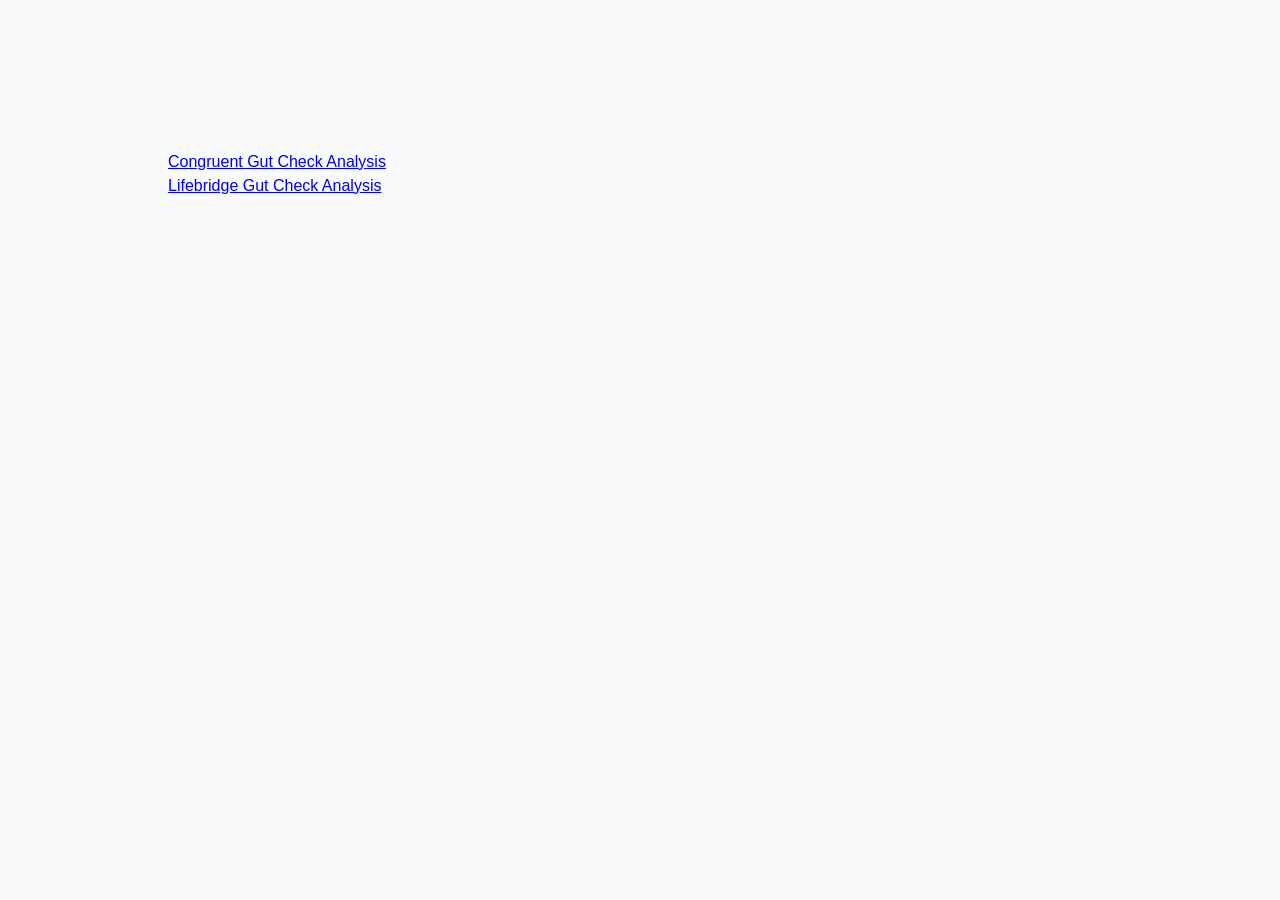
<file: index.html>
<!DOCTYPE html>
<html lang="en">
<head>
    <meta charset="UTF-8">
    <meta name="viewport" content="width=device-width, initial-scale=1.0">
    <title>SF Gut Checks</title>
    <link rel="stylesheet" href="style.css">
</head>
<body>
    <section>
        <div class="container">
            <div class="block sf">
                <div><a href="congruent-gut-check-analysis.html">Congruent Gut Check Analysis</a></div>
                <div><a href="lifebridge-gut-check-analysis.html">Lifebridge Gut Check Analysis</a></div>
            </div>
        </div>
    </section>
</body>
</html>
</file>
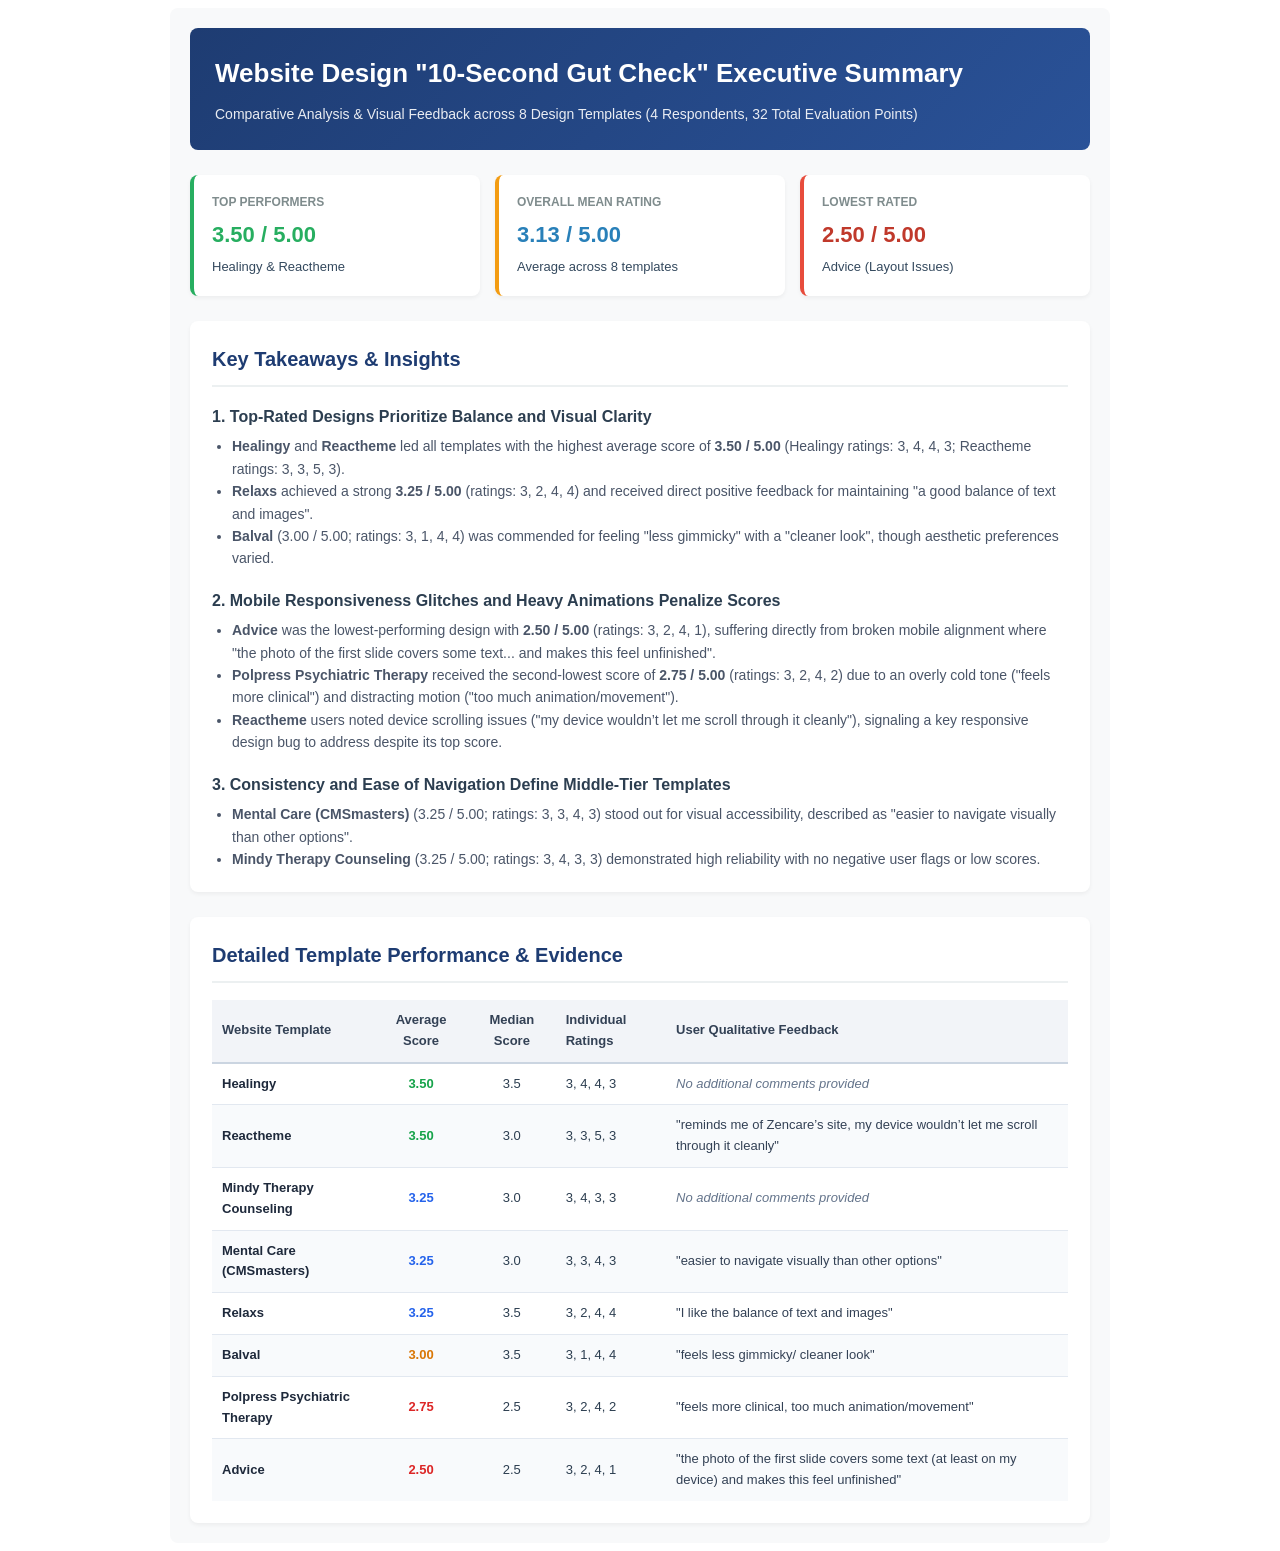
<file: congruent-gut-check-analysis.html>
<!DOCTYPE html>
<html lang="en">

<head>
    <meta charset="UTF-8">
    <meta name="viewport" content="width=device-width, initial-scale=1.0">
    <title>Congruent Psychotherapy - Gut Check Analysis</title>
</head>

<body>
    <div
        style="font-family: 'Segoe UI', Helvetica, Arial, sans-serif; color: #2c3e50; line-height: 1.6; max-width: 900px; margin: 0 auto; padding: 20px; background-color: #f8f9fa; border-radius: 8px;">

        <!-- Header Section -->

        <div
            style="background: linear-gradient(135deg, #1e3c72 0%, #2a5298 100%); color: #ffffff; padding: 25px; border-radius: 8px; margin-bottom: 25px;">

            <h1 style="margin: 0 0 8px 0; font-size: 26px; font-weight: 600;">Website Design "10-Second Gut Check"
                Executive Summary</h1>

            <p style="margin: 0; font-size: 14px; opacity: 0.9;">Comparative Analysis &amp; Visual Feedback across 8
                Design Templates (4 Respondents, 32 Total Evaluation Points)</p>

        </div>

        <!-- Key Metrics Summary Cards -->

        <div style="display: flex; gap: 15px; margin-bottom: 25px; flex-wrap: wrap;">

            <div
                style="flex: 1; min-width: 180px; background: #ffffff; padding: 18px; border-radius: 8px; border-left: 4px solid #27ae60; box-shadow: 0 2px 4px rgba(0,0,0,0.05);">

                <div style="font-size: 12px; color: #7f8c8d; text-transform: uppercase; font-weight: bold;">Top
                    Performers</div>

                <div style="font-size: 22px; font-weight: bold; color: #27ae60; margin: 5px 0;">3.50 / 5.00</div>

                <div style="font-size: 13px; color: #34495e;">Healingy &amp; Reactheme</div>

            </div>

            <div
                style="flex: 1; min-width: 180px; background: #ffffff; padding: 18px; border-radius: 8px; border-left: 4px solid #f39c12; box-shadow: 0 2px 4px rgba(0,0,0,0.05);">

                <div style="font-size: 12px; color: #7f8c8d; text-transform: uppercase; font-weight: bold;">Overall Mean
                    Rating</div>

                <div style="font-size: 22px; font-weight: bold; color: #2980b9; margin: 5px 0;">3.13 / 5.00</div>

                <div style="font-size: 13px; color: #34495e;">Average across 8 templates</div>

            </div>

            <div
                style="flex: 1; min-width: 180px; background: #ffffff; padding: 18px; border-radius: 8px; border-left: 4px solid #e74c3c; box-shadow: 0 2px 4px rgba(0,0,0,0.05);">

                <div style="font-size: 12px; color: #7f8c8d; text-transform: uppercase; font-weight: bold;">Lowest Rated
                </div>

                <div style="font-size: 22px; font-weight: bold; color: #c0392b; margin: 5px 0;">2.50 / 5.00</div>

                <div style="font-size: 13px; color: #34495e;">Advice (Layout Issues)</div>

            </div>

        </div>

        <!-- Key Takeaways Section -->

        <div
            style="background: #ffffff; padding: 22px; border-radius: 8px; margin-bottom: 25px; box-shadow: 0 2px 4px rgba(0,0,0,0.05);">

            <h2
                style="font-size: 20px; margin-top: 0; color: #1e3c72; border-bottom: 2px solid #ecf0f1; padding-bottom: 10px;">
                Key Takeaways & Insights</h2>

            <div style="margin-bottom: 18px;">
                <h3 style="font-size: 16px; color: #2c3e50; margin-bottom: 6px;">1. Top-Rated Designs Prioritize Balance
                    and Visual Clarity</h3>
                <ul style="margin: 0; padding-left: 20px; font-size: 14px; color: #4a5568;">
                    <li><b>Healingy</b> and <b>Reactheme</b> led all templates with the highest average score of <b>3.50
                            / 5.00</b> (Healingy ratings: 3, 4, 4, 3; Reactheme ratings: 3, 3, 5, 3).</li>
                    <li><b>Relaxs</b> achieved a strong <b>3.25 / 5.00</b> (ratings: 3, 2, 4, 4) and received direct
                        positive feedback for maintaining "a good balance of text and images".</li>
                    <li><b>Balval</b> (3.00 / 5.00; ratings: 3, 1, 4, 4) was commended for feeling "less gimmicky" with
                        a "cleaner look", though aesthetic preferences varied.</li>
                </ul>
            </div>

            <div style="margin-bottom: 18px;">
                <h3 style="font-size: 16px; color: #2c3e50; margin-bottom: 6px;">2. Mobile Responsiveness Glitches and
                    Heavy Animations Penalize Scores</h3>
                <ul style="margin: 0; padding-left: 20px; font-size: 14px; color: #4a5568;">
                    <li><b>Advice</b> was the lowest-performing design with <b>2.50 / 5.00</b> (ratings: 3, 2, 4, 1),
                        suffering directly from broken mobile alignment where "the photo of the first slide covers some
                        text... and makes this feel unfinished".</li>
                    <li><b>Polpress Psychiatric Therapy</b> received the second-lowest score of <b>2.75 / 5.00</b>
                        (ratings: 3, 2, 4, 2) due to an overly cold tone ("feels more clinical") and distracting motion
                        ("too much animation/movement").</li>
                    <li><b>Reactheme</b> users noted device scrolling issues ("my device wouldn’t let me scroll through
                        it cleanly"), signaling a key responsive design bug to address despite its top score.</li>
                </ul>
            </div>

            <div>
                <h3 style="font-size: 16px; color: #2c3e50; margin-bottom: 6px;">3. Consistency and Ease of Navigation
                    Define Middle-Tier Templates</h3>
                <ul style="margin: 0; padding-left: 20px; font-size: 14px; color: #4a5568;">
                    <li><b>Mental Care (CMSmasters)</b> (3.25 / 5.00; ratings: 3, 3, 4, 3) stood out for visual
                        accessibility, described as "easier to navigate visually than other options".</li>
                    <li><b>Mindy Therapy Counseling</b> (3.25 / 5.00; ratings: 3, 4, 3, 3) demonstrated high reliability
                        with no negative user flags or low scores.</li>
                </ul>
            </div>

        </div>

        <!-- Detailed Data Table -->

        <div style="background: #ffffff; padding: 22px; border-radius: 8px; box-shadow: 0 2px 4px rgba(0,0,0,0.05);">

            <h2
                style="font-size: 20px; margin-top: 0; color: #1e3c72; border-bottom: 2px solid #ecf0f1; padding-bottom: 10px;">
                Detailed Template Performance & Evidence</h2>

            <table style="width: 100%; border-collapse: collapse; font-size: 13px; text-align: left;">

                <thead>

                    <tr style="background-color: #f2f4f8; color: #334155; border-bottom: 2px solid #cbd5e1;">

                        <th style="padding: 10px; font-weight: 600;">Website Template</th>

                        <th style="padding: 10px; font-weight: 600; text-align: center;">Average Score</th>

                        <th style="padding: 10px; font-weight: 600; text-align: center;">Median Score</th>

                        <th style="padding: 10px; font-weight: 600;">Individual Ratings</th>

                        <th style="padding: 10px; font-weight: 600;">User Qualitative Feedback</th>

                    </tr>

                </thead>

                <tbody>

                    <tr style="border-bottom: 1px solid #e2e8f0;">

                        <td style="padding: 10px; font-weight: bold; color: #1e293b;">Healingy</td>

                        <td style="padding: 10px; text-align: center; font-weight: bold; color: #16a34a;">3.50</td>

                        <td style="padding: 10px; text-align: center;">3.5</td>

                        <td style="padding: 10px;">3, 4, 4, 3</td>

                        <td style="padding: 10px; color: #64748b; font-style: italic;">No additional comments provided
                        </td>

                    </tr>

                    <tr style="border-bottom: 1px solid #e2e8f0; background-color: #f8fafc;">

                        <td style="padding: 10px; font-weight: bold; color: #1e293b;">Reactheme</td>

                        <td style="padding: 10px; text-align: center; font-weight: bold; color: #16a34a;">3.50</td>

                        <td style="padding: 10px; text-align: center;">3.0</td>

                        <td style="padding: 10px;">3, 3, 5, 3</td>

                        <td style="padding: 10px; color: #334155;">"reminds me of Zencare’s site, my device wouldn’t let
                            me scroll through it cleanly"</td>

                    </tr>

                    <tr style="border-bottom: 1px solid #e2e8f0;">

                        <td style="padding: 10px; font-weight: bold; color: #1e293b;">Mindy Therapy Counseling</td>

                        <td style="padding: 10px; text-align: center; font-weight: bold; color: #2563eb;">3.25</td>

                        <td style="padding: 10px; text-align: center;">3.0</td>

                        <td style="padding: 10px;">3, 4, 3, 3</td>

                        <td style="padding: 10px; color: #64748b; font-style: italic;">No additional comments provided
                        </td>

                    </tr>

                    <tr style="border-bottom: 1px solid #e2e8f0; background-color: #f8fafc;">

                        <td style="padding: 10px; font-weight: bold; color: #1e293b;">Mental Care (CMSmasters)</td>

                        <td style="padding: 10px; text-align: center; font-weight: bold; color: #2563eb;">3.25</td>

                        <td style="padding: 10px; text-align: center;">3.0</td>

                        <td style="padding: 10px;">3, 3, 4, 3</td>

                        <td style="padding: 10px; color: #334155;">"easier to navigate visually than other options"</td>

                    </tr>

                    <tr style="border-bottom: 1px solid #e2e8f0;">

                        <td style="padding: 10px; font-weight: bold; color: #1e293b;">Relaxs</td>

                        <td style="padding: 10px; text-align: center; font-weight: bold; color: #2563eb;">3.25</td>

                        <td style="padding: 10px; text-align: center;">3.5</td>

                        <td style="padding: 10px;">3, 2, 4, 4</td>

                        <td style="padding: 10px; color: #334155;">"I like the balance of text and images"</td>

                    </tr>

                    <tr style="border-bottom: 1px solid #e2e8f0; background-color: #f8fafc;">

                        <td style="padding: 10px; font-weight: bold; color: #1e293b;">Balval</td>

                        <td style="padding: 10px; text-align: center; font-weight: bold; color: #d97706;">3.00</td>

                        <td style="padding: 10px; text-align: center;">3.5</td>

                        <td style="padding: 10px;">3, 1, 4, 4</td>

                        <td style="padding: 10px; color: #334155;">"feels less gimmicky/ cleaner look"</td>

                    </tr>

                    <tr style="border-bottom: 1px solid #e2e8f0;">

                        <td style="padding: 10px; font-weight: bold; color: #1e293b;">Polpress Psychiatric Therapy</td>

                        <td style="padding: 10px; text-align: center; font-weight: bold; color: #dc2626;">2.75</td>

                        <td style="padding: 10px; text-align: center;">2.5</td>

                        <td style="padding: 10px;">3, 2, 4, 2</td>

                        <td style="padding: 10px; color: #334155;">"feels more clinical, too much animation/movement"
                        </td>

                    </tr>

                    <tr style="background-color: #f8fafc;">

                        <td style="padding: 10px; font-weight: bold; color: #1e293b;">Advice</td>

                        <td style="padding: 10px; text-align: center; font-weight: bold; color: #dc2626;">2.50</td>

                        <td style="padding: 10px; text-align: center;">2.5</td>

                        <td style="padding: 10px;">3, 2, 4, 1</td>

                        <td style="padding: 10px; color: #334155;">"the photo of the first slide covers some text (at
                            least on my device) and makes this feel unfinished"</td>

                    </tr>

                </tbody>

            </table>

        </div>

    </div>
</body>

</html>
</file>
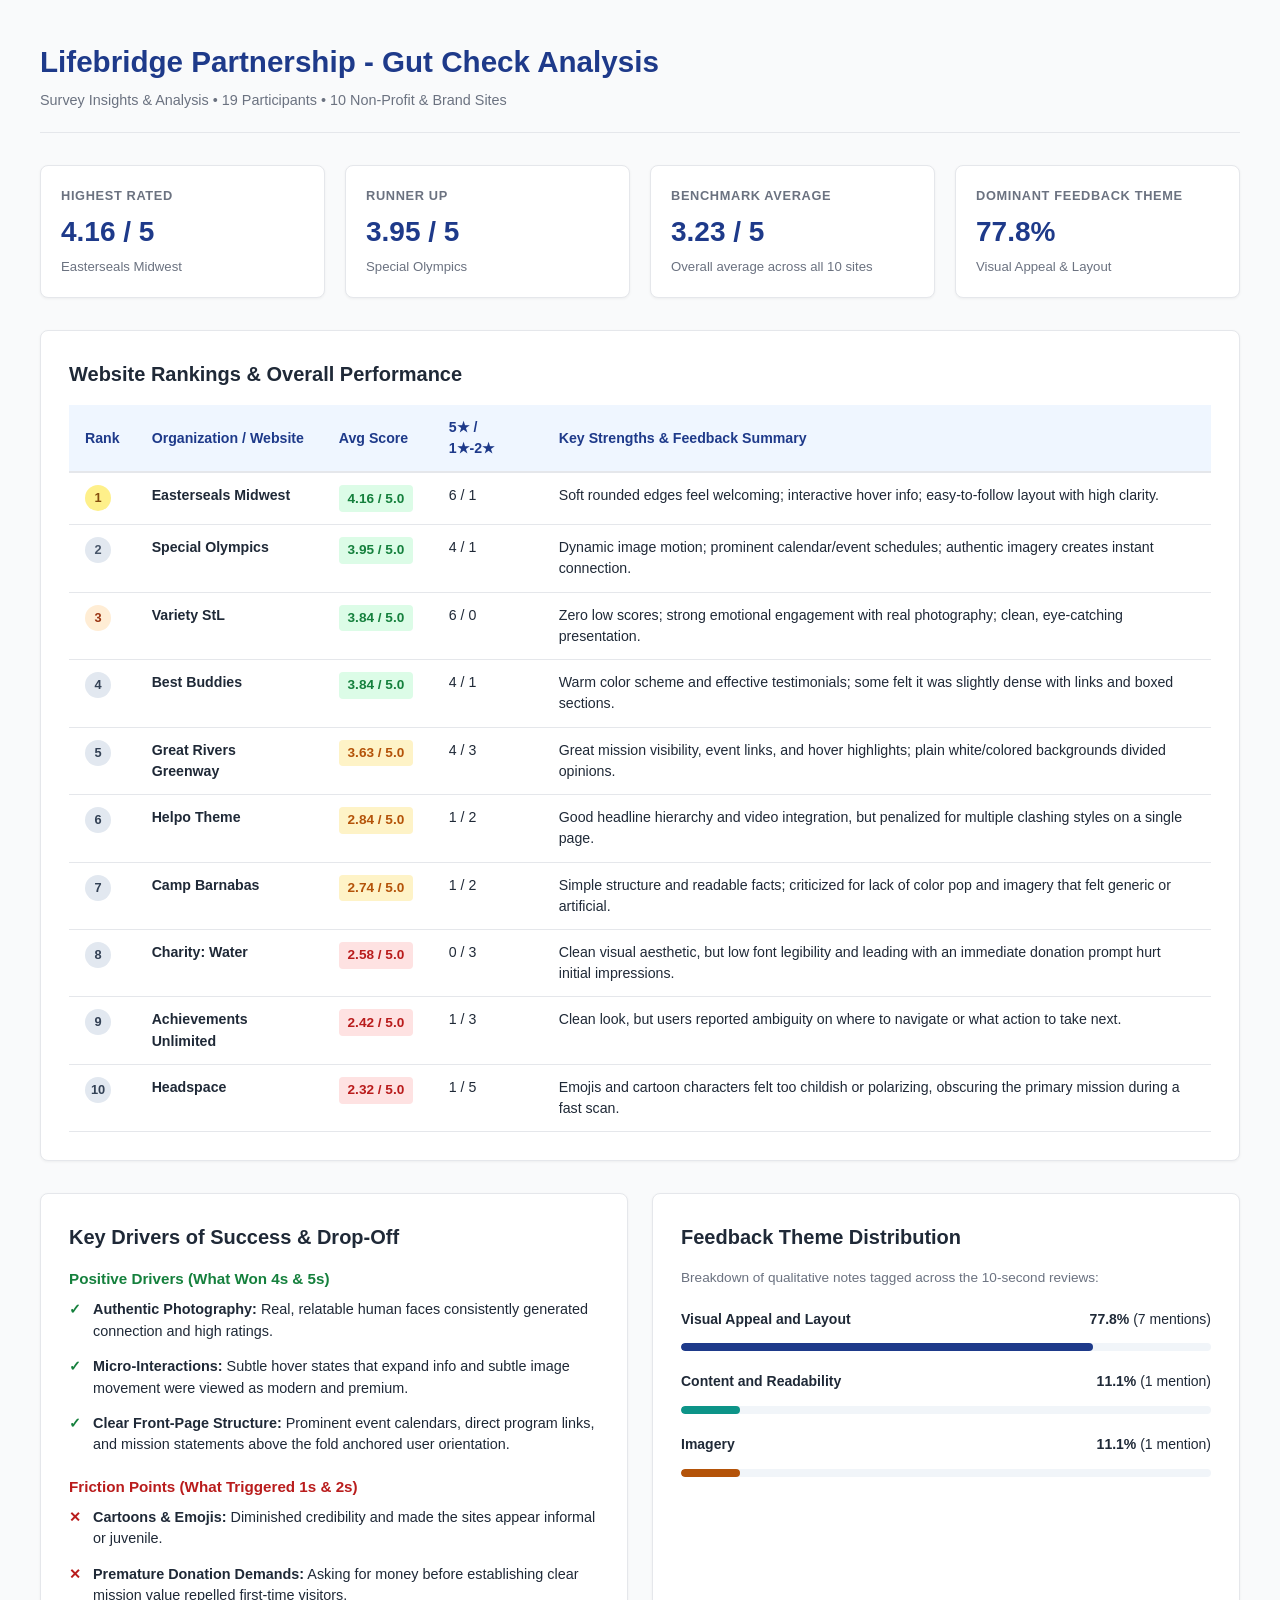
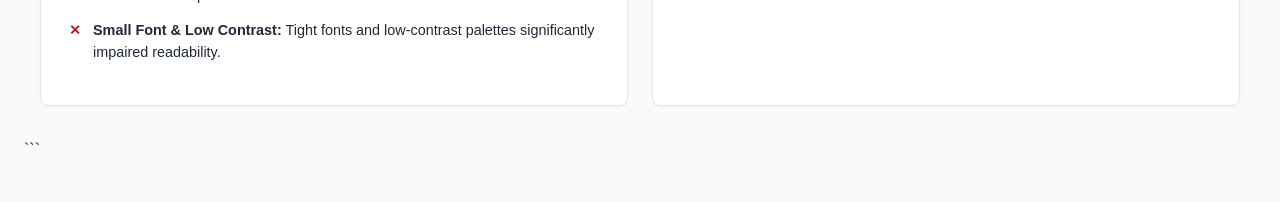
<file: lifebridge-gut-check-analysis.html>
<!DOCTYPE html>
<html lang="en">
<head>
  <meta charset="UTF-8" />
  <meta name="viewport" content="width=device-width, initial-scale=1.0" />
  <title>Lifebridge Partnership - Gut Check Analysis</title>
  <style>
    :root {
      --primary: #1e3a8a;
      --primary-light: #eff6ff;
      --secondary: #0d9488;
      --text-main: #1f2937;
      --text-muted: #6b7280;
      --bg-page: #f9fafb;
      --bg-card: #ffffff;
      --border: #e5e7eb;
      --success: #15803d;
      --warning: #b45309;
      --danger: #b91c1c;
      --font-family: -apple-system, BlinkMacSystemFont, "Segoe UI", Roboto, Helvetica, Arial, sans-serif;
    }

    * {
      box-sizing: border-box;
      margin: 0;
      padding: 0;
    }

    body {
      font-family: var(--font-family);
      background-color: var(--bg-page);
      color: var(--text-main);
      line-height: 1.5;
      padding: 2.5rem 1.5rem;
    }

    .container {
      max-width: 1200px;
      margin: 0 auto;
    }

    header {
      margin-bottom: 2rem;
      border-bottom: 1px solid var(--border);
      padding-bottom: 1.25rem;
    }

    h1 {
      font-size: 1.85rem;
      font-weight: 700;
      color: var(--primary);
      margin-bottom: 0.35rem;
    }

    .meta {
      font-size: 0.9rem;
      color: var(--text-muted);
    }

    .kpi-grid {
      display: grid;
      grid-template-columns: repeat(auto-fit, minmax(220px, 1fr));
      gap: 1.25rem;
      margin-bottom: 2rem;
    }

    .kpi-card {
      background: var(--bg-card);
      border: 1px solid var(--border);
      border-radius: 8px;
      padding: 1.25rem;
      box-shadow: 0 1px 3px rgba(0, 0, 0, 0.05);
    }

    .kpi-title {
      font-size: 0.8rem;
      text-transform: uppercase;
      letter-spacing: 0.05em;
      color: var(--text-muted);
      font-weight: 600;
      margin-bottom: 0.4rem;
    }

    .kpi-value {
      font-size: 1.75rem;
      font-weight: 700;
      color: var(--primary);
    }

    .kpi-subtext {
      font-size: 0.825rem;
      color: var(--text-muted);
      margin-top: 0.25rem;
    }

    .section-card {
      background: var(--bg-card);
      border: 1px solid var(--border);
      border-radius: 8px;
      padding: 1.75rem;
      margin-bottom: 2rem;
      box-shadow: 0 1px 3px rgba(0, 0, 0, 0.05);
    }

    h2 {
      font-size: 1.25rem;
      font-weight: 600;
      color: var(--text-main);
      margin-bottom: 1rem;
      display: flex;
      align-items: center;
      gap: 0.5rem;
    }

    table {
      width: 100%;
      border-collapse: collapse;
      text-align: left;
      font-size: 0.885rem;
    }

    th {
      background-color: var(--primary-light);
      color: var(--primary);
      font-weight: 600;
      padding: 0.75rem 1rem;
      border-bottom: 2px solid var(--border);
    }

    td {
      padding: 0.75rem 1rem;
      border-bottom: 1px solid var(--border);
      vertical-align: top;
    }

    tr:hover td {
      background-color: #f8fafc;
    }

    .rank-badge {
      display: inline-block;
      width: 26px;
      height: 26px;
      line-height: 26px;
      text-align: center;
      border-radius: 50%;
      font-weight: 700;
      font-size: 0.8rem;
      background: #e2e8f0;
      color: #334155;
    }

    .rank-1 { background: #fef08a; color: #854d0e; }
    .rank-2 { background: #e2e8f0; color: #475569; }
    .rank-3 { background: #ffedd5; color: #9a3412; }

    .score-pill {
      font-weight: 700;
      padding: 0.2rem 0.55rem;
      border-radius: 4px;
      font-size: 0.85rem;
      display: inline-block;
    }

    .score-high { background: #dcfce7; color: var(--success); }
    .score-mid { background: #fef3c7; color: var(--warning); }
    .score-low { background: #fee2e2; color: var(--danger); }

    .split-grid {
      display: grid;
      grid-template-columns: 1fr 1fr;
      gap: 1.5rem;
    }

    @media (max-width: 768px) {
      .split-grid {
        grid-template-columns: 1fr;
      }
      body {
        padding: 1rem;
      }
    }

    .takeaway-list {
      list-style-type: none;
    }

    .takeaway-list li {
      position: relative;
      padding-left: 1.5rem;
      margin-bottom: 0.85rem;
      font-size: 0.9rem;
    }

    .takeaway-positive li::before {
      content: "✓";
      position: absolute;
      left: 0;
      color: var(--success);
      font-weight: bold;
    }

    .takeaway-negative li::before {
      content: "✕";
      position: absolute;
      left: 0;
      color: var(--danger);
      font-weight: bold;
    }

    .theme-row {
      display: flex;
      justify-content: space-between;
      align-items: center;
      margin-bottom: 0.85rem;
      font-size: 0.875rem;
    }

    .bar-bg {
      background: #f1f5f9;
      height: 8px;
      border-radius: 9999px;
      width: 100%;
      overflow: hidden;
      margin-top: 0.35rem;
    }

    .bar-fill {
      background: var(--primary);
      height: 100%;
      border-radius: 9999px;
    }
  </style>
</head>
<body>
  <div class="container">
    <header>
      <h1>Lifebridge Partnership - Gut Check Analysis</h1>
      <p class="meta">Survey Insights & Analysis &bull; 19 Participants &bull; 10 Non-Profit & Brand Sites</p>
    </header>

    <!-- KPI Summary Row -->
    <div class="kpi-grid">
      <div class="kpi-card">
        <div class="kpi-title">Highest Rated</div>
        <div class="kpi-value">4.16 / 5</div>
        <div class="kpi-subtext">Easterseals Midwest</div>
      </div>
      <div class="kpi-card">
        <div class="kpi-title">Runner Up</div>
        <div class="kpi-value">3.95 / 5</div>
        <div class="kpi-subtext">Special Olympics</div>
      </div>
      <div class="kpi-card">
        <div class="kpi-title">Benchmark Average</div>
        <div class="kpi-value">3.23 / 5</div>
        <div class="kpi-subtext">Overall average across all 10 sites</div>
      </div>
      <div class="kpi-card">
        <div class="kpi-title">Dominant Feedback Theme</div>
        <div class="kpi-value">77.8%</div>
        <div class="kpi-subtext">Visual Appeal & Layout</div>
      </div>
    </div>

    <!-- Leaderboard Table -->
    <div class="section-card">
      <h2>Website Rankings & Overall Performance</h2>
      <div style="overflow-x: auto;">
        <table>
          <thead>
            <tr>
              <th style="width: 50px;">Rank</th>
              <th>Organization / Website</th>
              <th style="width: 110px;">Avg Score</th>
              <th style="width: 110px;">5★ / 1★-2★</th>
              <th>Key Strengths & Feedback Summary</th>
            </tr>
          </thead>
          <tbody>
            <tr>
              <td><span class="rank-badge rank-1">1</span></td>
              <td><strong>Easterseals Midwest</strong></td>
              <td><span class="score-pill score-high">4.16 / 5.0</span></td>
              <td>6 / 1</td>
              <td>Soft rounded edges feel welcoming; interactive hover info; easy-to-follow layout with high clarity.</td>
            </tr>
            <tr>
              <td><span class="rank-badge rank-2">2</span></td>
              <td><strong>Special Olympics</strong></td>
              <td><span class="score-pill score-high">3.95 / 5.0</span></td>
              <td>4 / 1</td>
              <td>Dynamic image motion; prominent calendar/event schedules; authentic imagery creates instant connection.</td>
            </tr>
            <tr>
              <td><span class="rank-badge rank-3">3</span></td>
              <td><strong>Variety StL</strong></td>
              <td><span class="score-pill score-high">3.84 / 5.0</span></td>
              <td>6 / 0</td>
              <td>Zero low scores; strong emotional engagement with real photography; clean, eye-catching presentation.</td>
            </tr>
            <tr>
              <td><span class="rank-badge">4</span></td>
              <td><strong>Best Buddies</strong></td>
              <td><span class="score-pill score-high">3.84 / 5.0</span></td>
              <td>4 / 1</td>
              <td>Warm color scheme and effective testimonials; some felt it was slightly dense with links and boxed sections.</td>
            </tr>
            <tr>
              <td><span class="rank-badge">5</span></td>
              <td><strong>Great Rivers Greenway</strong></td>
              <td><span class="score-pill score-mid">3.63 / 5.0</span></td>
              <td>4 / 3</td>
              <td>Great mission visibility, event links, and hover highlights; plain white/colored backgrounds divided opinions.</td>
            </tr>
            <tr>
              <td><span class="rank-badge">6</span></td>
              <td><strong>Helpo Theme</strong></td>
              <td><span class="score-pill score-mid">2.84 / 5.0</span></td>
              <td>1 / 2</td>
              <td>Good headline hierarchy and video integration, but penalized for multiple clashing styles on a single page.</td>
            </tr>
            <tr>
              <td><span class="rank-badge">7</span></td>
              <td><strong>Camp Barnabas</strong></td>
              <td><span class="score-pill score-mid">2.74 / 5.0</span></td>
              <td>1 / 2</td>
              <td>Simple structure and readable facts; criticized for lack of color pop and imagery that felt generic or artificial.</td>
            </tr>
            <tr>
              <td><span class="rank-badge">8</span></td>
              <td><strong>Charity: Water</strong></td>
              <td><span class="score-pill score-low">2.58 / 5.0</span></td>
              <td>0 / 3</td>
              <td>Clean visual aesthetic, but low font legibility and leading with an immediate donation prompt hurt initial impressions.</td>
            </tr>
            <tr>
              <td><span class="rank-badge">9</span></td>
              <td><strong>Achievements Unlimited</strong></td>
              <td><span class="score-pill score-low">2.42 / 5.0</span></td>
              <td>1 / 3</td>
              <td>Clean look, but users reported ambiguity on where to navigate or what action to take next.</td>
            </tr>
            <tr>
              <td><span class="rank-badge">10</span></td>
              <td><strong>Headspace</strong></td>
              <td><span class="score-pill score-low">2.32 / 5.0</span></td>
              <td>1 / 5</td>
              <td>Emojis and cartoon characters felt too childish or polarizing, obscuring the primary mission during a fast scan.</td>
            </tr>
          </tbody>
        </table>
      </div>
    </div>

    <!-- Takeaways & Theme Breakdown -->
    <div class="split-grid">
      <!-- Qualitative Drivers -->
      <div class="section-card">
        <h2>Key Drivers of Success & Drop-Off</h2>
        
        <h3 style="font-size: 0.95rem; color: var(--success); margin: 0.75rem 0 0.5rem;">Positive Drivers (What Won 4s & 5s)</h3>
        <ul class="takeaway-list takeaway-positive">
          <li><strong>Authentic Photography:</strong> Real, relatable human faces consistently generated connection and high ratings.</li>
          <li><strong>Micro-Interactions:</strong> Subtle hover states that expand info and subtle image movement were viewed as modern and premium.</li>
          <li><strong>Clear Front-Page Structure:</strong> Prominent event calendars, direct program links, and mission statements above the fold anchored user orientation.</li>
        </ul>

        <h3 style="font-size: 0.95rem; color: var(--danger); margin: 1.25rem 0 0.5rem;">Friction Points (What Triggered 1s & 2s)</h3>
        <ul class="takeaway-list takeaway-negative">
          <li><strong>Cartoons & Emojis:</strong> Diminished credibility and made the sites appear informal or juvenile.</li>
          <li><strong>Premature Donation Demands:</strong> Asking for money before establishing clear mission value repelled first-time visitors.</li>
          <li><strong>Small Font & Low Contrast:</strong> Tight fonts and low-contrast palettes significantly impaired readability.</li>
        </ul>
      </div>

      <!-- Feedback Distribution -->
      <div class="section-card">
        <h2>Feedback Theme Distribution</h2>
        <p style="font-size: 0.85rem; color: var(--text-muted); margin-bottom: 1.25rem;">
          Breakdown of qualitative notes tagged across the 10-second reviews:
        </p>

        <div style="margin-bottom: 1.25rem;">
          <div class="theme-row">
            <span><strong>Visual Appeal and Layout</strong></span>
            <span><strong>77.8%</strong> (7 mentions)</span>
          </div>
          <div class="bar-bg">
            <div class="bar-fill" style="width: 77.8%;"></div>
          </div>
        </div>

        <div style="margin-bottom: 1.25rem;">
          <div class="theme-row">
            <span><strong>Content and Readability</strong></span>
            <span><strong>11.1%</strong> (1 mention)</span>
          </div>
          <div class="bar-bg">
            <div class="bar-fill" style="width: 11.1%; background: var(--secondary);"></div>
          </div>
        </div>

        <div style="margin-bottom: 1.25rem;">
          <div class="theme-row">
            <span><strong>Imagery</strong></span>
            <span><strong>11.1%</strong> (1 mention)</span>
          </div>
          <div class="bar-bg">
            <div class="bar-fill" style="width: 11.1%; background: var(--warning);"></div>
          </div>
        </div>
      </div>
    </div>
  </div>
</body>
</html>

```
</file>
<file: style.css>
*, html, body {
    margin: 0;
    padding: 0;
    box-sizing: border-box;
    font-family: 'Arial', sans-serif;
    font-size: 16px;
}

:root {
    --container-width: 1200px;
    --section-padding: 5%;
    --padding-small: 24px;
    --padding-large: 48px;
}

section {
    padding: var(--section-padding) 0;
    display: flex;
    flex-direction: column;
}

.container {
    width: 100%;
    max-width: var(--container-width);
    display: flex;
    flex-direction: row;
    margin: 0 auto;
}

.block {
    padding: var(--padding-small);
    @media (min-width: 768px) {
        padding: var(--padding-large);
    }
}

:root {
      --primary: #1e3a8a;
      --primary-light: #eff6ff;
      --secondary: #0d9488;
      --text-main: #1f2937;
      --text-muted: #6b7280;
      --bg-page: #f9fafb;
      --bg-card: #ffffff;
      --border: #e5e7eb;
      --success: #15803d;
      --warning: #b45309;
      --danger: #b91c1c;
      --font-family: -apple-system, BlinkMacSystemFont, "Segoe UI", Roboto, Helvetica, Arial, sans-serif;
    }

    * {
      box-sizing: border-box;
      margin: 0;
      padding: 0;
    }

    body {
      font-family: var(--font-family);
      background-color: var(--bg-page);
      color: var(--text-main);
      line-height: 1.5;
      padding: 2.5rem 1.5rem;
    }

    .container {
      max-width: 1040px;
      margin: 0 auto;
    }

    header {
      margin-bottom: 2rem;
      border-bottom: 1px solid var(--border);
      padding-bottom: 1.25rem;
    }

    h1 {
      font-size: 1.85rem;
      font-weight: 700;
      color: var(--primary);
      margin-bottom: 0.35rem;
    }

    .meta {
      font-size: 0.9rem;
      color: var(--text-muted);
    }

    .kpi-grid {
      display: grid;
      grid-template-columns: repeat(auto-fit, minmax(220px, 1fr));
      gap: 1.25rem;
      margin-bottom: 2rem;
    }

    .kpi-card {
      background: var(--bg-card);
      border: 1px solid var(--border);
      border-radius: 8px;
      padding: 1.25rem;
      box-shadow: 0 1px 3px rgba(0, 0, 0, 0.05);
    }

    .kpi-title {
      font-size: 0.8rem;
      text-transform: uppercase;
      letter-spacing: 0.05em;
      color: var(--text-muted);
      font-weight: 600;
      margin-bottom: 0.4rem;
    }

    .kpi-value {
      font-size: 1.75rem;
      font-weight: 700;
      color: var(--primary);
    }

    .kpi-subtext {
      font-size: 0.825rem;
      color: var(--text-muted);
      margin-top: 0.25rem;
    }

    .section-card {
      background: var(--bg-card);
      border: 1px solid var(--border);
      border-radius: 8px;
      padding: 1.75rem;
      margin-bottom: 2rem;
      box-shadow: 0 1px 3px rgba(0, 0, 0, 0.05);
    }

    h2 {
      font-size: 1.25rem;
      font-weight: 600;
      color: var(--text-main);
      margin-bottom: 1rem;
      display: flex;
      align-items: center;
      gap: 0.5rem;
    }

    table {
      width: 100%;
      border-collapse: collapse;
      text-align: left;
      font-size: 0.885rem;
    }

    th {
      background-color: var(--primary-light);
      color: var(--primary);
      font-weight: 600;
      padding: 0.75rem 1rem;
      border-bottom: 2px solid var(--border);
    }

    td {
      padding: 0.75rem 1rem;
      border-bottom: 1px solid var(--border);
      vertical-align: top;
    }

    tr:hover td {
      background-color: #f8fafc;
    }

    .rank-badge {
      display: inline-block;
      width: 26px;
      height: 26px;
      line-height: 26px;
      text-align: center;
      border-radius: 50%;
      font-weight: 700;
      font-size: 0.8rem;
      background: #e2e8f0;
      color: #334155;
    }

    .rank-1 { background: #fef08a; color: #854d0e; }
    .rank-2 { background: #e2e8f0; color: #475569; }
    .rank-3 { background: #ffedd5; color: #9a3412; }

    .score-pill {
      font-weight: 700;
      padding: 0.2rem 0.55rem;
      border-radius: 4px;
      font-size: 0.85rem;
      display: inline-block;
    }

    .score-high { background: #dcfce7; color: var(--success); }
    .score-mid { background: #fef3c7; color: var(--warning); }
    .score-low { background: #fee2e2; color: var(--danger); }

    .split-grid {
      display: grid;
      grid-template-columns: 1fr 1fr;
      gap: 1.5rem;
    }

    @media (max-width: 768px) {
      .split-grid {
        grid-template-columns: 1fr;
      }
      body {
        padding: 1rem;
      }
    }

    .takeaway-list {
      list-style-type: none;
    }

    .takeaway-list li {
      position: relative;
      padding-left: 1.5rem;
      margin-bottom: 0.85rem;
      font-size: 0.9rem;
    }

    .takeaway-positive li::before {
      content: "✓";
      position: absolute;
      left: 0;
      color: var(--success);
      font-weight: bold;
    }

    .takeaway-negative li::before {
      content: "✕";
      position: absolute;
      left: 0;
      color: var(--danger);
      font-weight: bold;
    }

    .theme-row {
      display: flex;
      justify-content: space-between;
      align-items: center;
      margin-bottom: 0.85rem;
      font-size: 0.875rem;
    }

    .bar-bg {
      background: #f1f5f9;
      height: 8px;
      border-radius: 9999px;
      width: 100%;
      overflow: hidden;
      margin-top: 0.35rem;
    }

    .bar-fill {
      background: var(--primary);
      height: 100%;
      border-radius: 9999px;
    }
</file>
